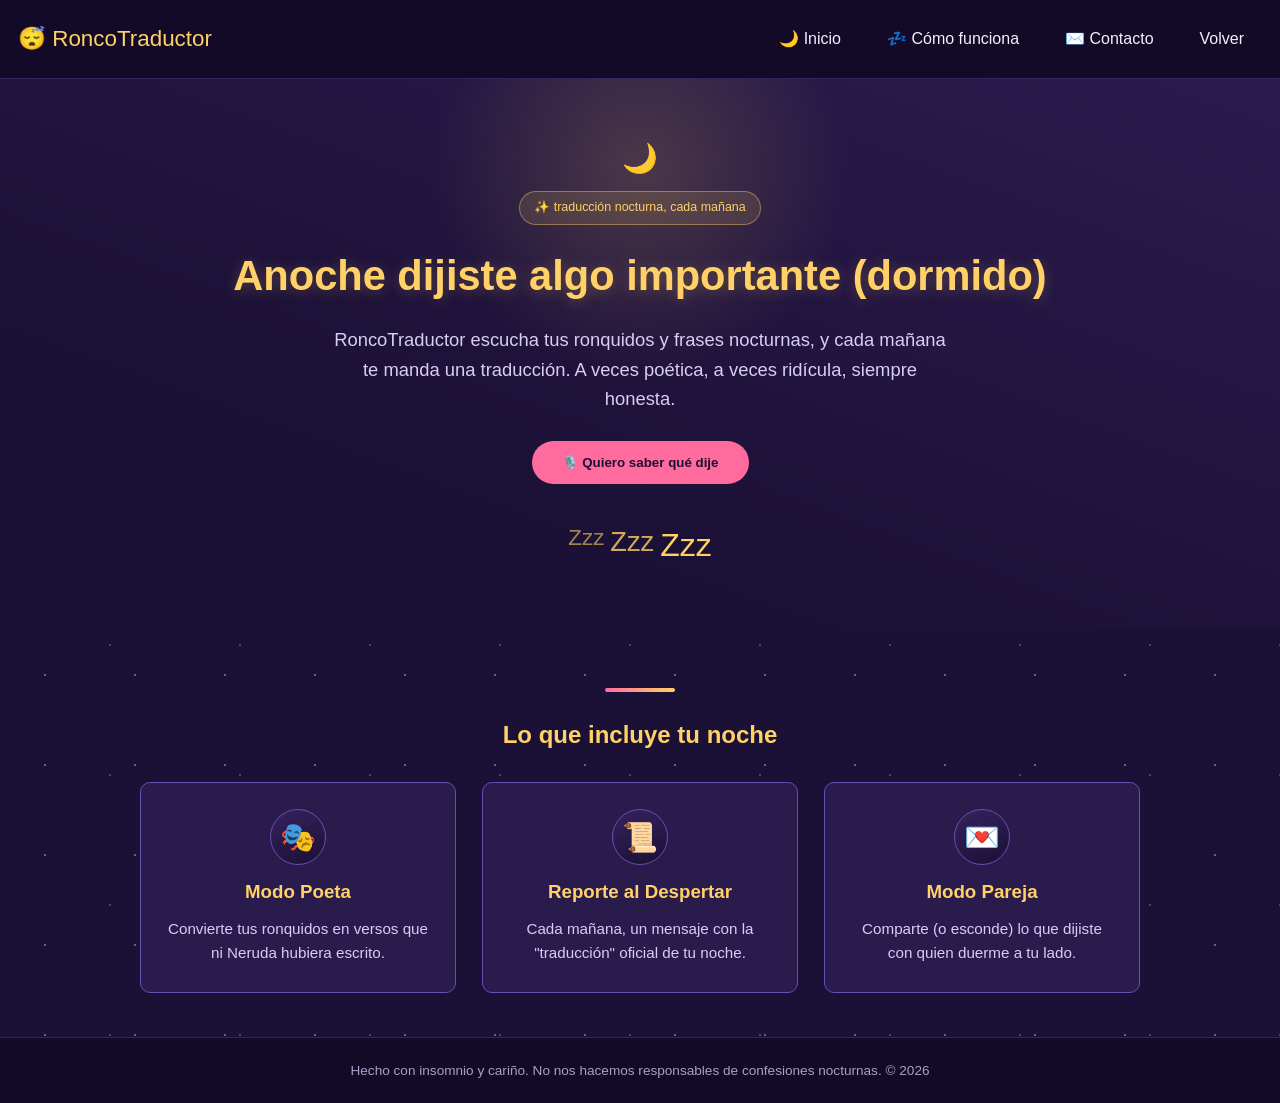
<file: Proyecto 1/RoncoTraductor.html>
<!DOCTYPE html>
<html lang="en">
<head>
<meta charset="UTF-8">
<meta name="viewport" content="width=device-width, initial-scale=1.0">
<title>Document</title>
<link rel="stylesheet" href="styles.css">
</head>
<body>

  <!-------- Encabezado -------->
  <header class="encabezado">
    <div class="logo">😴 RoncoTraductor</div>
    <nav class="menu">
      <a href="#hero">🌙 Inicio</a>
      <a href="#caracteristicas">💤 Cómo funciona</a>
      <a href="#pie">✉️ Contacto</a>
      <a href="../Proyectos.html">Volver</a>
    </nav>
  </header>

  <!-------- Hero  -------->
  <section class="hero" id="hero">
    <span class="luna">🌙</span>
    <span class="insignia">✨ traducción nocturna, cada mañana</span>
    <h1>Anoche dijiste algo importante (dormido)</h1>
    <p>
      RoncoTraductor escucha tus ronquidos y frases nocturnas, y cada mañana
      te manda una traducción. A veces poética, a veces ridícula, siempre
      honesta.
    </p>
    <button class="boton-cta">🎙️ Quiero saber qué dije</button>
    <div class="decorativo"><span>Zzz</span><span>Zzz</span><span>Zzz</span></div>
  </section>

  <!-------- Caracteristicas -------->
  <section class="caracteristicas" id="caracteristicas">
    <h2>Lo que incluye tu noche</h2>
    <div class="tarjetas">
      <div class="tarjeta">
        <div class="icono">🎭</div>
        <h3>Modo Poeta</h3>
        <p>Convierte tus ronquidos en versos que ni Neruda hubiera escrito.</p>
      </div>
      <div class="tarjeta">
        <div class="icono">📜</div>
        <h3>Reporte al Despertar</h3>
        <p>Cada mañana, un mensaje con la "traducción" oficial de tu noche.</p>
      </div>
      <div class="tarjeta">
        <div class="icono">💌</div>
        <h3>Modo Pareja</h3>
        <p>Comparte (o esconde) lo que dijiste con quien duerme a tu lado.</p>
      </div>
    </div>
  </section>

  <!-------- Footer -------->
  <footer class="pie" id="pie">
    <p>Hecho con insomnio y cariño. No nos hacemos responsables de confesiones nocturnas. &copy; 2026</p>
  </footer>

</body>
</html>
</file>
<file: Proyecto 1/styles.css>
/* root */
* {
  margin: 0;
  padding: 0;
  box-sizing: border-box;
}

html {
  scroll-behavior: smooth;
}

body {
  font-family: "Trebuchet MS", Arial, sans-serif;
  color: #f4efff;
  background-color: #1b1035;
  background-image: radial-gradient(rgba(255, 255, 255, 0.35) 1px, transparent 1px),
    radial-gradient(rgba(255, 255, 255, 0.22) 1px, transparent 1px);
  background-size: 90px 90px, 130px 130px;
  background-position: 0 0, 45px 60px;
  line-height: 1.6;
}

a {
  text-decoration: none;
  color: inherit;
}


/* Encabezado */
.encabezado {
  display: flex;
  flex-direction: column;
  align-items: center;
  gap: 14px;
  padding: 18px;
  background-color: #120a26;
  border-bottom: 1px solid #35225e;
}

.logo {
  font-family: "Comic Sans MS", cursive, sans-serif;
  font-size: 1.4rem;
  color: #ffd166;
  transition: transform 0.25s ease;
}

.logo:hover {
  transform: rotate(-3deg) scale(1.04);
}

/* Mobile first */
.menu {
  display: flex;
  flex-direction: column;
  align-items: center;
  gap: 10px;
  width: 100%;
}

.menu a {
  display: block;
  width: 100%;
  text-align: center;
  padding: 10px;
  border-radius: 8px;
  transition: background-color 0.3s ease, transform 0.25s ease;
}

.menu a:hover {
  background-color: #ff6b9d;
  color: #1b1035;
  transform: scale(1.05);
}


/* Hero */
.hero {
  position: relative;
  text-align: center;
  padding: 56px 20px;
  background: linear-gradient(200deg, #2a1b4d 0%, #1b1035 70%);
  overflow: hidden;
}

.hero::before {
  content: "";
  position: absolute;
  top: -120px;
  left: 50%;
  transform: translateX(-50%);
  width: 420px;
  height: 420px;
  background: radial-gradient(circle, rgba(255, 209, 102, 0.18), transparent 70%);
  pointer-events: none;
}

.luna {
  display: block;
  font-size: 1.8rem;
  margin-bottom: 10px;
  animation: flotar 4s ease-in-out infinite;
}

.insignia {
  position: relative;
  display: inline-block;
  font-size: 0.78rem;
  color: #ffd166;
  background-color: rgba(255, 209, 102, 0.12);
  border: 1px solid rgba(255, 209, 102, 0.4);
  padding: 6px 14px;
  border-radius: 999px;
  margin-bottom: 18px;
}

.hero h1 {
  position: relative;
  font-family: "Comic Sans MS", cursive, sans-serif;
  font-size: 1.7rem;
  color: #ffd166;
  margin-bottom: 16px;
  text-shadow: 0 2px 14px rgba(255, 209, 102, 0.25);
  animation: entrarArriba 0.8s ease-out;
}

.hero p {
  position: relative;
  font-size: 1rem;
  max-width: 460px;
  margin: 0 auto 28px auto;
  color: #d8cdf2;
}

.boton-cta {
  position: relative;
  display: inline-block;
  background-color: #ff6b9d;
  color: #1b1035;
  font-weight: bold;
  padding: 14px 30px;
  border: none;
  cursor: pointer;
  border-radius: 30px;
  transition: background-color 0.3s ease, transform 0.2s ease, box-shadow 0.3s ease;
}

.boton-cta:hover {
  background-color: #ffd166;
  transform: scale(1.06);
  box-shadow: 0 8px 18px rgba(255, 209, 102, 0.35);
}

.decorativo {
  position: relative;
  margin: 36px auto 0 auto;
  width: fit-content;
  display: flex;
  gap: 6px;
  font-size: 2rem;
  color: #ffd166;
}

.decorativo span {
  animation: flotar 2.6s ease-in-out infinite;
}

.decorativo span:nth-child(1) {
  font-size: 0.7em;
  opacity: 0.6;
  animation-delay: 0s;
}

.decorativo span:nth-child(2) {
  font-size: 0.85em;
  opacity: 0.8;
  animation-delay: 0.3s;
}

.decorativo span:nth-child(3) {
  font-size: 1em;
  animation-delay: 0.6s;
}

@keyframes entrarArriba {
  from {
    opacity: 0;
    transform: translateY(20px);
  }
  to {
    opacity: 1;
    transform: translateY(0);
  }
}

@keyframes flotar {
  0%, 100% {
    transform: translateY(0);
  }
  50% {
    transform: translateY(-14px);
  }
}


/* Tarjetas */
.caracteristicas {
  position: relative;
  padding: 60px 20px 44px;
}

.caracteristicas::before {
  content: "";
  display: block;
  width: 70px;
  height: 4px;
  margin: 0 auto 24px auto;
  background: linear-gradient(90deg, #ff6b9d, #ffd166);
  border-radius: 999px;
}

.caracteristicas h2 {
  font-family: "Comic Sans MS", cursive, sans-serif;
  text-align: center;
  margin-bottom: 28px;
  color: #ffd166;
}

.tarjetas {
  display: flex;
  flex-direction: column;
  gap: 26px;
  max-width: 1000px;
  margin: 0 auto;
}

.tarjeta {
  background-color: #2a1b4d;
  border: 1px solid #6a4fb3;
  border-radius: 10px;
  padding: 26px;
  text-align: center;
  transition: transform 0.3s ease, box-shadow 0.3s ease, background-color 0.3s ease, border-color 0.3s ease;
}

.tarjeta:hover {
  transform: translateY(-6px);
  background-color: #35225e;
  border-color: #ff6b9d;
  box-shadow: 0 12px 24px rgba(0, 0, 0, 0.35);
}

.tarjeta .icono {
  display: inline-flex;
  align-items: center;
  justify-content: center;
  width: 56px;
  height: 56px;
  margin-bottom: 12px;
  font-size: 1.8rem;
  background: linear-gradient(160deg, #35225e, #1b1035);
  border: 1px solid #6a4fb3;
  border-radius: 50%;
  transition: transform 0.3s ease;
}

.tarjeta:hover .icono {
  transform: rotate(-8deg) scale(1.08);
}

.tarjeta h3 {
  font-family: "Comic Sans MS", cursive, sans-serif;
  margin-bottom: 10px;
  color: #ffd166;
}

.tarjeta p {
  color: #d8cdf2;
  font-size: 0.95rem;
}


/* Footer */
.pie {
  text-align: center;
  padding: 22px;
  background-color: #120a26;
  border-top: 1px solid #35225e;
  font-size: 0.85rem;
  color: #a9a0c9;
}


/* MediaQueries */
@media (min-width: 700px) {
  .encabezado {
    flex-direction: row;
    justify-content: space-between;
    align-items: center;
  }

  .menu {
    flex-direction: row;
    width: auto;
  }

  .menu a {
    width: auto;
    padding: 8px 18px;
  }
}

/* Pantallas Grandes */
@media (min-width: 1024px) {
  .hero h1 {
    font-size: 2.6rem;
  }

  .hero p {
    font-size: 1.15rem;
    max-width: 620px;
  }

  .tarjetas {
    flex-direction: row;
    align-items: flex-start;
  }

  .tarjeta {
    flex: 1;
  }
}

/* Accesibilidad */
@media (prefers-reduced-motion: reduce) {
  .hero h1,
  .luna,
  .decorativo span {
    animation: none;
  }
}
</file>
